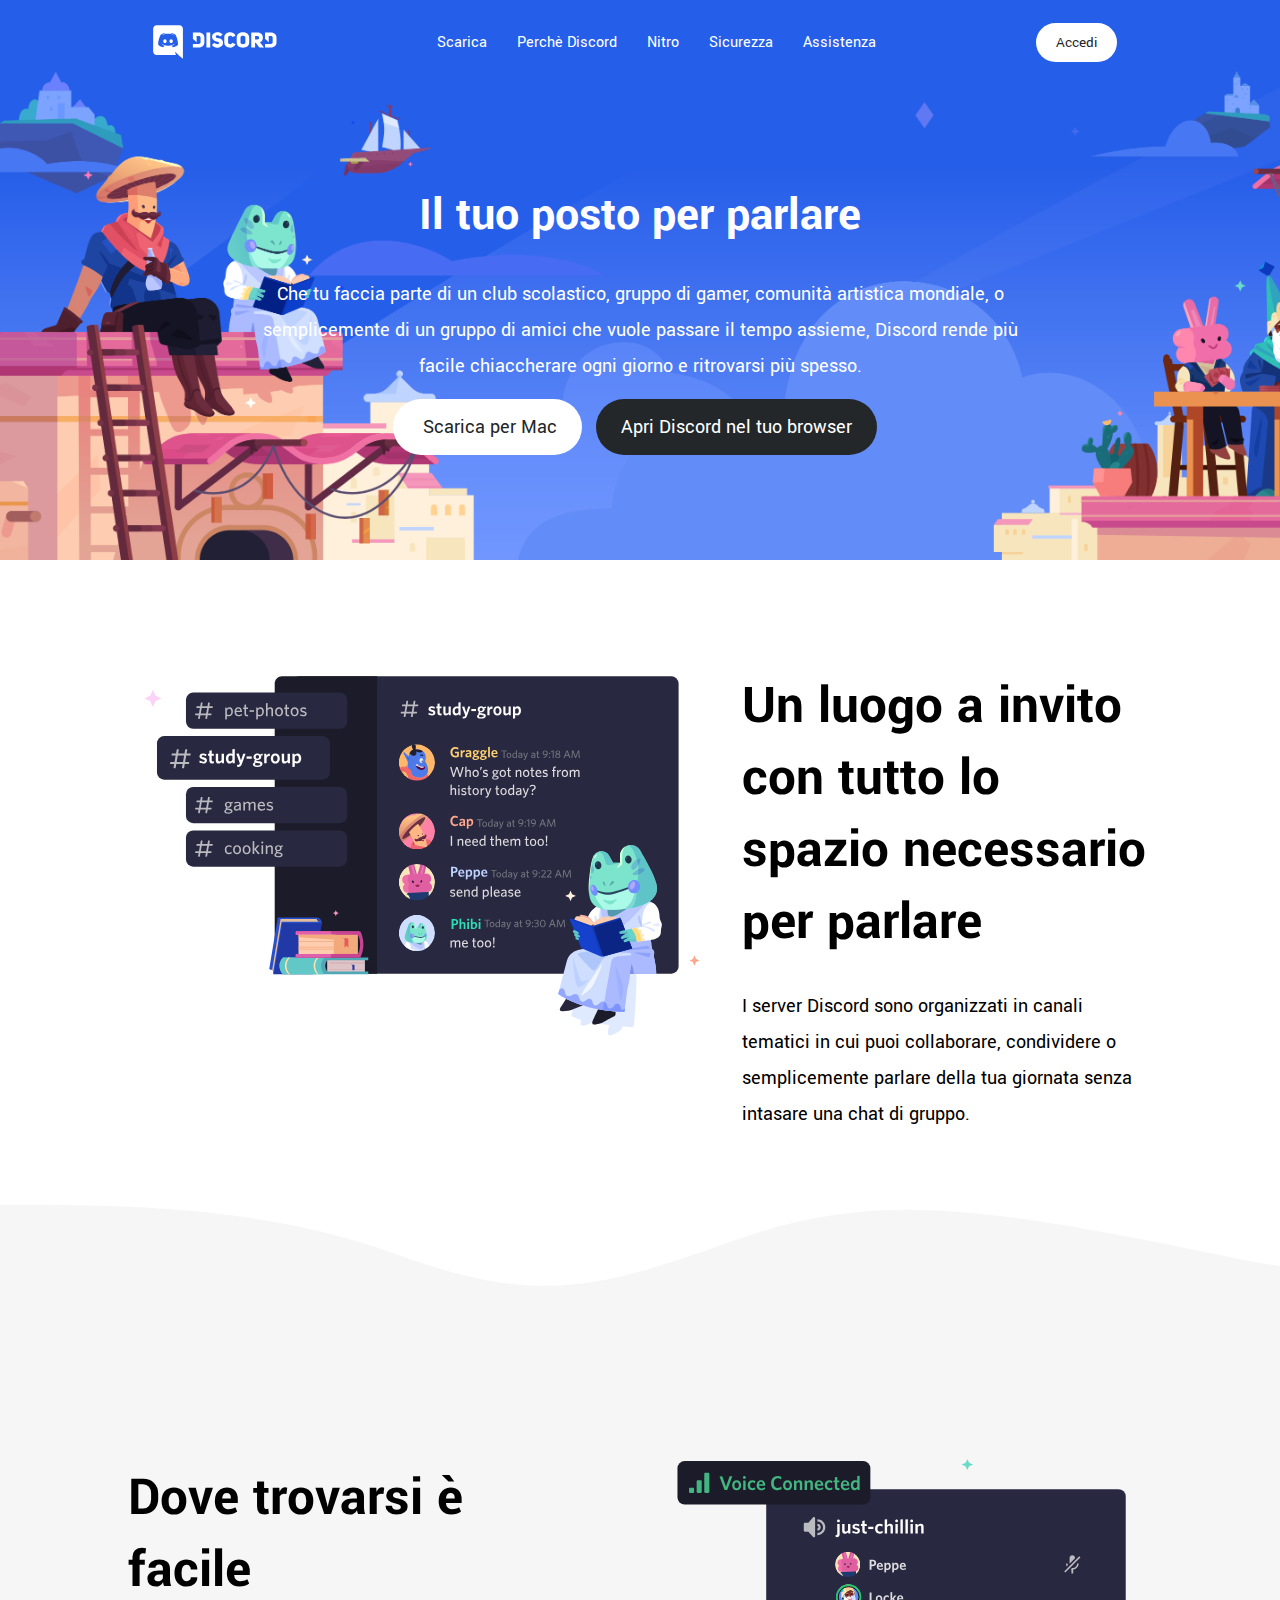
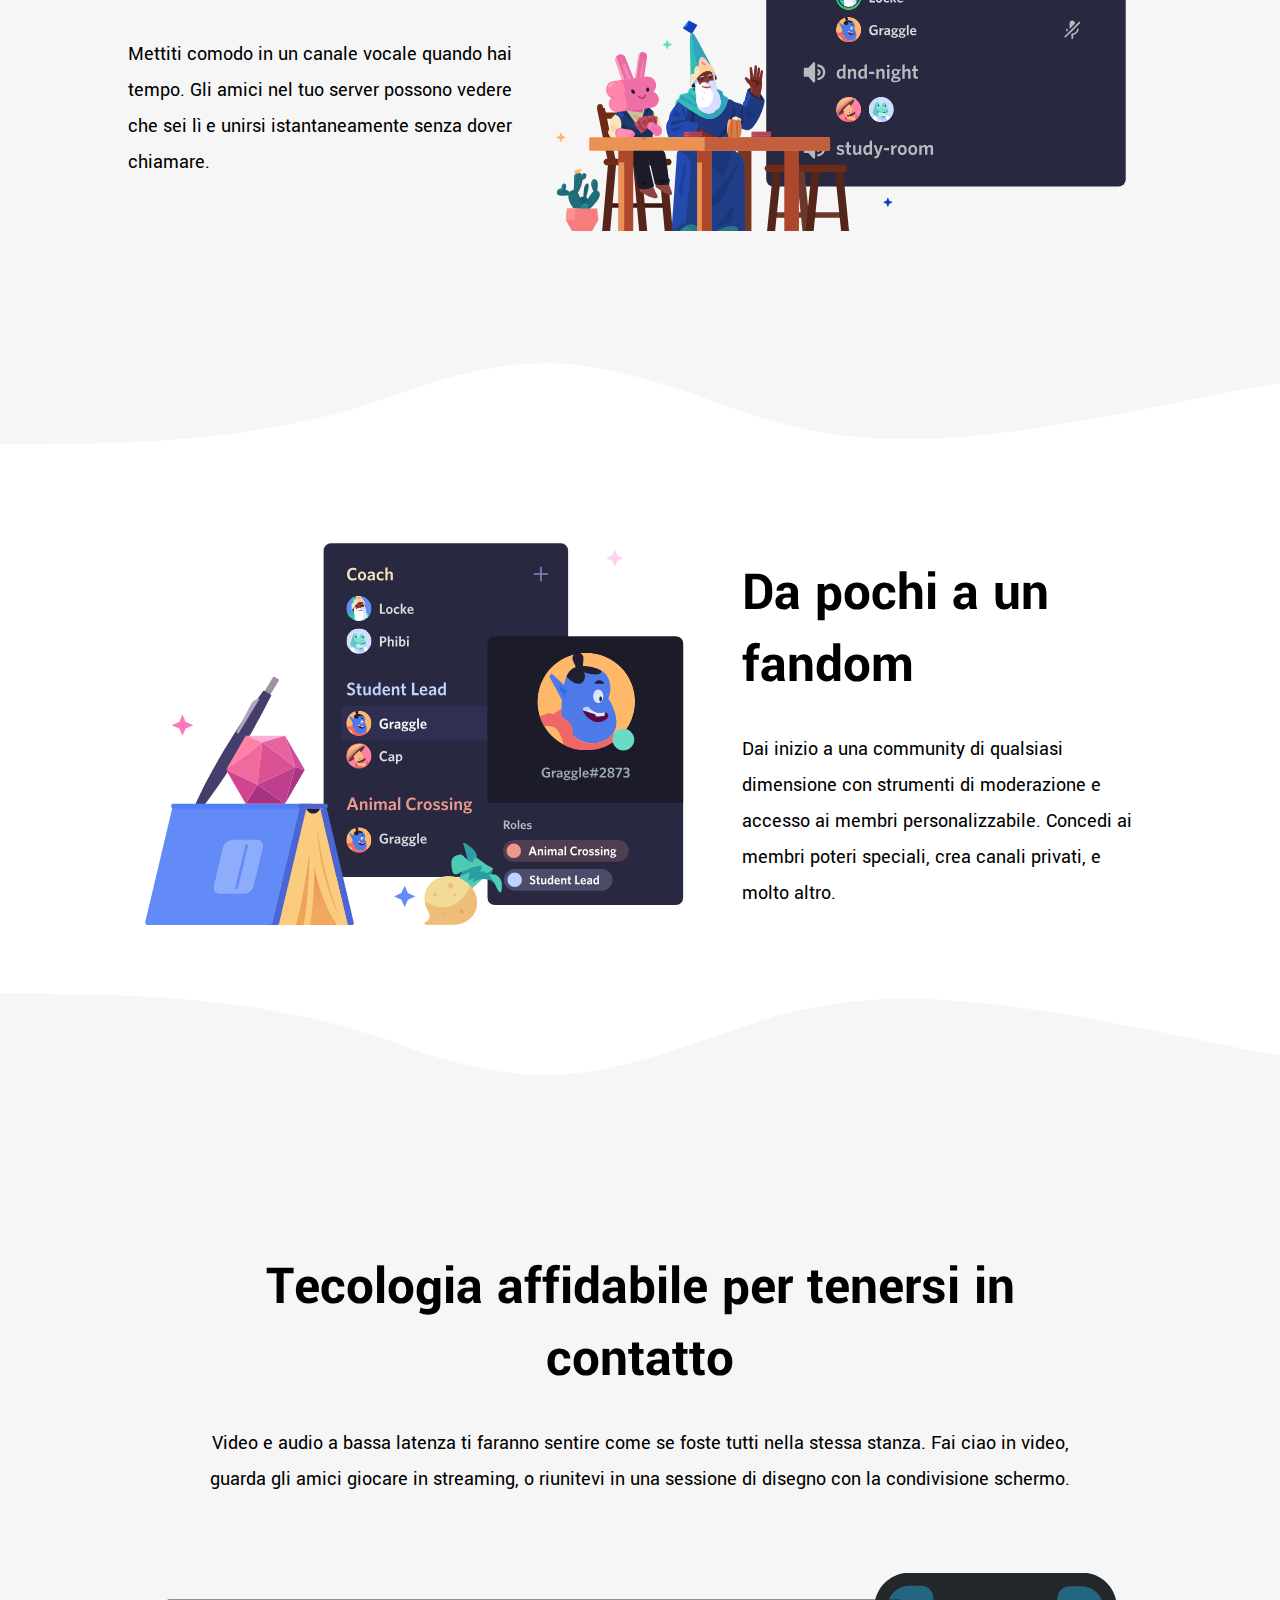
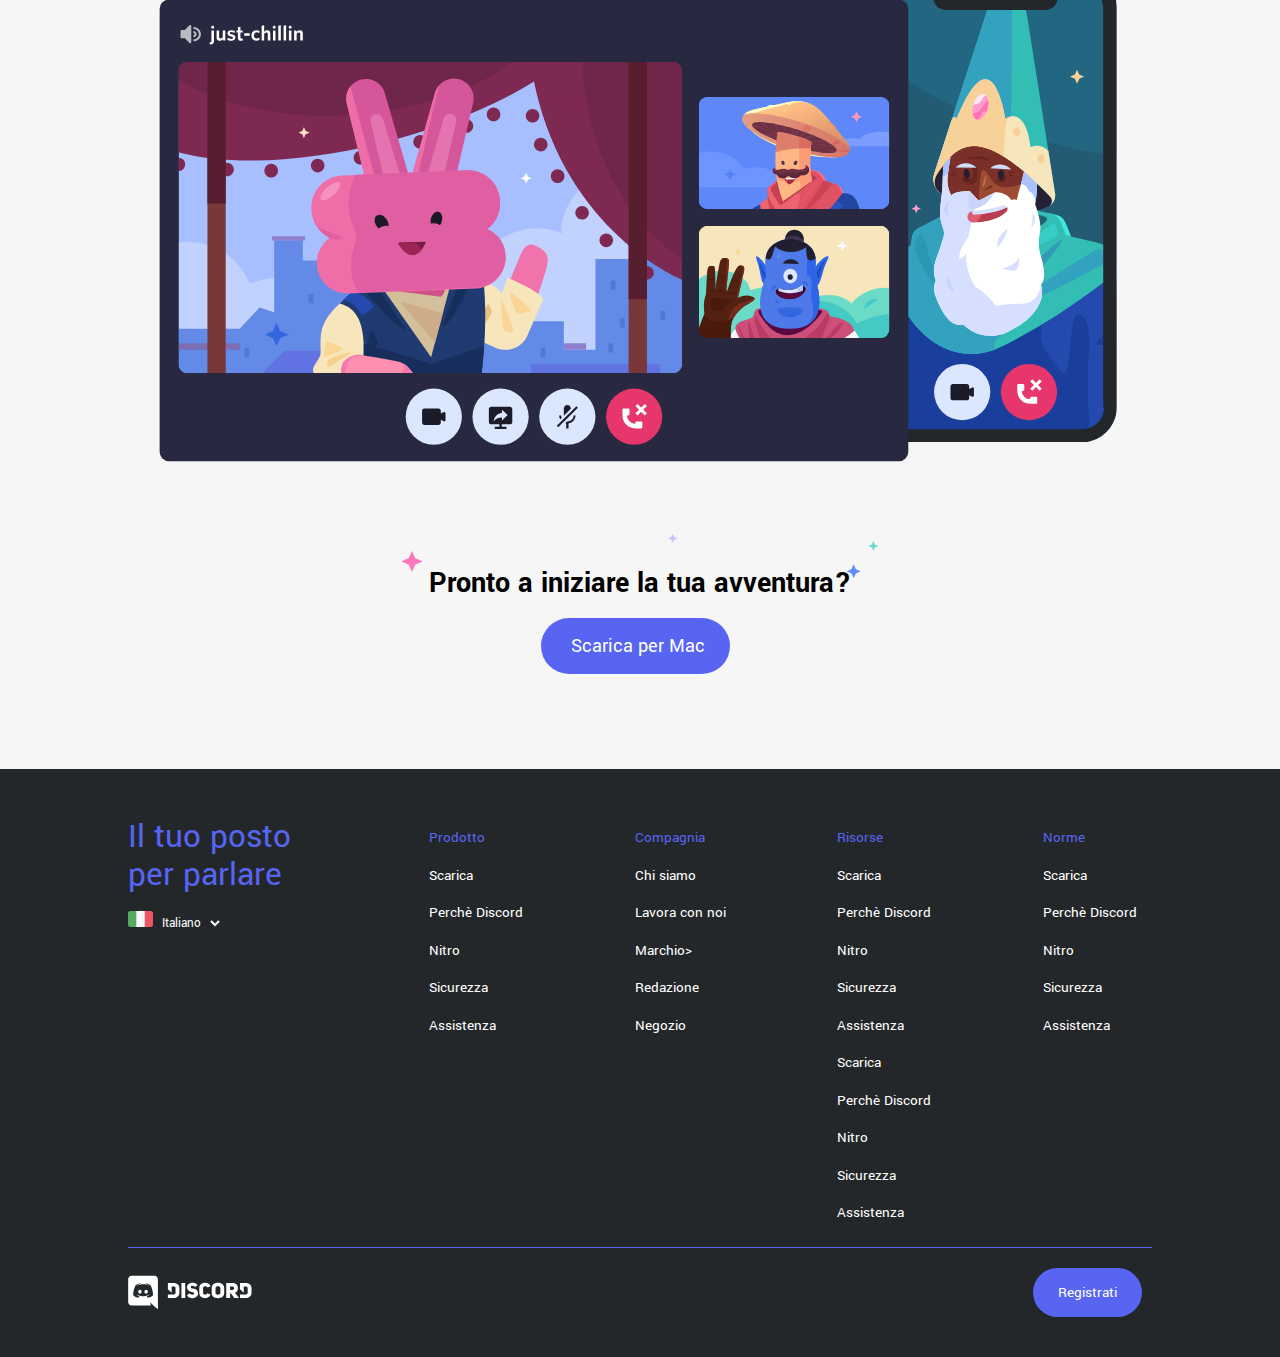
<file: index.html>
<!DOCTYPE html>
<html lang="en">
<head>
    <meta charset="UTF-8">
    <meta name="viewport" content="width=device-width, initial-scale=1.0">
    <link rel="stylesheet" href="https://cdnjs.cloudflare.com/ajax/libs/font-awesome/6.4.2/css/all.min.css" integrity="sha512-z3gLpd7yknf1YoNbCzqRKc4qyor8gaKU1qmn+CShxbuBusANI9QpRohGBreCFkKxLhei6S9CQXFEbbKuqLg0DA==" crossorigin="anonymous" referrerpolicy="no-referrer" />
    <link href="https://fonts.googleapis.com/css2?family=Yantramanav:wght@300;500;700&display=swap" rel="stylesheet">
    <link rel="stylesheet" href="css/style.css">
    <title>Discord</title>
</head>
<body class="first-page">
    <!-- intestazione pagina -->
    <header>
        <!-- barra di navigazione -->
        <nav class="d-flex nav-flex container">
            <img src="img/logo.svg" alt="Logo Discord">
            <ul class="underline">
                <li>
                    <a href="pages/download.html">Scarica</a>
                </li>
                <li>
                    <a href="#">Perchè Discord</a>
                </li>
                <li>
                    <a href="#">Nitro</a>
                </li>
                <li>
                    <a href="#">Sicurezza</a>
                </li>
                <li>
                    <a href="#">Assistenza</a>
                </li>
            </ul>
            <div class="but">
                <a href="" class="button b-white small-button color-violet">Accedi</a>
            </div>
        </nav>
        <!-- introduzione -->
        <div class="intro">
            <div class="container-intro">
                <h1>Il tuo posto per parlare</h1>
                <p class="small-text">Che tu faccia parte di un club scolastico, gruppo di gamer, comunità artistica mondiale, o semplicemente di un gruppo di amici che vuole passare il tempo assieme, 
                Discord rende più facile chiaccherare ogni giorno e ritrovarsi più spesso.</p>
                <div class="b-set but">
                    <a href="#" class="button b-white big-button color-violet"><i class="fa-solid fa-arrow-down-long"></i>Scarica per Mac</a>
                    <a href="#" class="button b-black big-button" id="color-grey">Apri Discord nel tuo browser</a>
                </div>
            </div>
        </div>
    </header>

    <!-- contenuto pagina -->
    <main>
        <section class="flex-section padding container">
            <div class="section-img">
                <img src="img/item1.svg" alt="Exemple of channel">
            </div>
            <div class="section-text">
                <h2 class="title">Un luogo a invito con tutto lo spazio necessario per parlare</h2>
                <p class="small-text">I server Discord sono organizzati in canali tematici in cui puoi collaborare, condividere o semplicemente parlare della tua giornata senza intasare una chat di gruppo.</p>
            </div>
        </section>
        <div class="wave">
            <img src="img/wave.svg" alt="">
        </div>
        <section class="bg-grey">
            <div class="flex-section padding reverse container">
                <div class="section-img">
                    <img src="img/item2.svg" alt="">
                </div>
                <div class="section-text">
                    <h2 class="title">Dove trovarsi è facile</h2>
                    <p class="small-text">Mettiti comodo in un canale vocale quando hai tempo. Gli amici nel tuo server possono vedere che sei lì e unirsi istantaneamente senza dover chiamare.</p>
                </div>
            </div>
        </section>
        <div class="wave invert">
            <img src="img/wave.svg" alt="">
        </div>
        <section class="flex-section padding container">
            <div class="section-img">
                <img src="img/item3.svg" alt="">
            </div>
            <div class="section-text">
                <h2 class="title">Da pochi a un fandom</h2>
                <p class="small-text">Dai inizio a una community di qualsiasi dimensione con strumenti di moderazione e accesso ai membri personalizzabile. Concedi ai membri poteri speciali, crea canali privati, e molto altro.
                </p>
            </div>
        </section>
        <div class="wave">
            <img src="img/wave.svg" alt="">
        </div>
        <section class="bg-grey">
            <div class="four-section padding container">
                <div class="text">
                    <h2 class="title">Tecologia affidabile per tenersi in contatto</h2>
                    <p class="small-text">Video e audio a bassa latenza ti faranno sentire come se foste tutti nella stessa stanza. Fai ciao in video, guarda gli amici giocare in streaming, o riunitevi in una sessione di disegno con la condivisione schermo.</p>
                </div>
                <img src="img/item4-big.svg" alt="">
                <div class="container-final flex-column">
                    <h3>Pronto a iniziare la tua avventura?</h3>
                    <div class="but">
                        <a href="" class="button b-violet big-button bg-violet"><i class="fa-solid fa-arrow-down-long"></i>Scarica per Mac</a>
                    </div>
                </div>
            </div>
        </section>
        </div>
    </main>

    <!-- collegamenti finali -->
    <footer>
        <div class="d-flex container">
            <ul class="container-footer">
                <li>
                    <div class="big-text">
                        Il tuo posto per parlare
                    </div>
                </li>
                <li>
                    <img src="img/ita.png" alt="italy flag" class="image-container">
                    <select name="languages" id="languages">
                        <option value="1">
                            <div class="italiano">
                                <span id="italiano">Italiano<i class="fa-solid fa-chevron-down"></i></span>
                            </div>
                        </option>
                        <option value="2e">
                            <div class="inglese">
                                <span id="inglese">English<i class="fa-solid fa-chevron-down"></i></span>
                            </div>
                        </option>
                        <option value="3">
                            <div class="francese">
                                <span id="francese">Français<i class="fa-solid fa-chevron-down"></i></span>
                            </div>
                        </option>
                        <option value="4">
                            <div class="spagnolo">
                                <span id="spagnolo">Español<i class="fa-solid fa-chevron-down"></i></span>
                            </div>
                        </option>
                    </select>
                </li>
                <li>
                    <i class="fa-brands fa-twitter"></i>
                    <i class="fa-brands fa-instagram"></i>
                    <i class="fa-brands fa-square-facebook"></i>
                    <i class="fa-brands fa-youtube"></i>
                </li>
            </ul>
            <ul>
                <li class="text-violet">Prodotto</li>
                <li class="underline"><a href="#">Scarica</a></li>
                <li class="underline"><a href="#">Perchè Discord</a></li>
                <li class="underline"><a href="#">Nitro</a></li>
                <li class="underline"><a href="#">Sicurezza</a></li>
                <li class="underline"><a href="#">Assistenza</a></li>
            </ul>
            <ul>
                <li class="text-violet">Compagnia</li>
                <li class="underline"><a href="#">Chi siamo</a></li>
                <li class="underline"><a href="#">Lavora con noi</a></li>
                <li class="underline"><a href="#">Marchio></a></li>
                <li class="underline"><a href="#">Redazione</a></li>
                <li class="underline"><a href="#">Negozio</a></li>
            </ul>
            <ul>
                <li class="text-violet">Risorse</li>
                <li class="underline"><a href="#">Scarica</a></li>
                <li class="underline"><a href="#">Perchè Discord</a></li>
                <li class="underline"><a href="#">Nitro</a></li>
                <li class="underline"><a href="#">Sicurezza</a></li>
                <li class="underline"><a href="#">Assistenza</a></li>
                <li class="underline"><a href="#">Scarica</a></li>
                <li class="underline"><a href="#">Perchè Discord</a></li>
                <li class="underline"><a href="#">Nitro</a></li>
                <li class="underline"><a href="#">Sicurezza</a></li>
                <li class="underline"><a href="#">Assistenza</a></li>
            </ul>
            <ul>
                <li class="text-violet">Norme</li>
                <li class="underline"><a href="#">Scarica</a></li>
                <li class="underline"><a href="#">Perchè Discord</a></li>
                <li class="underline"><a href="#">Nitro</a></li>
                <li class="underline"><a href="#">Sicurezza</a></li>
                <li class="underline"><a href="#">Assistenza</a></li>
            </ul>
        </div>
        <div class="footer-bottom container b-flex">
            <img src="img/logo.svg" alt="Logo Discord">
            <a href="#" class="button b-violet bg-violet">Registrati</a>
        </div>
    </footer>
</body>
</html>
</file>
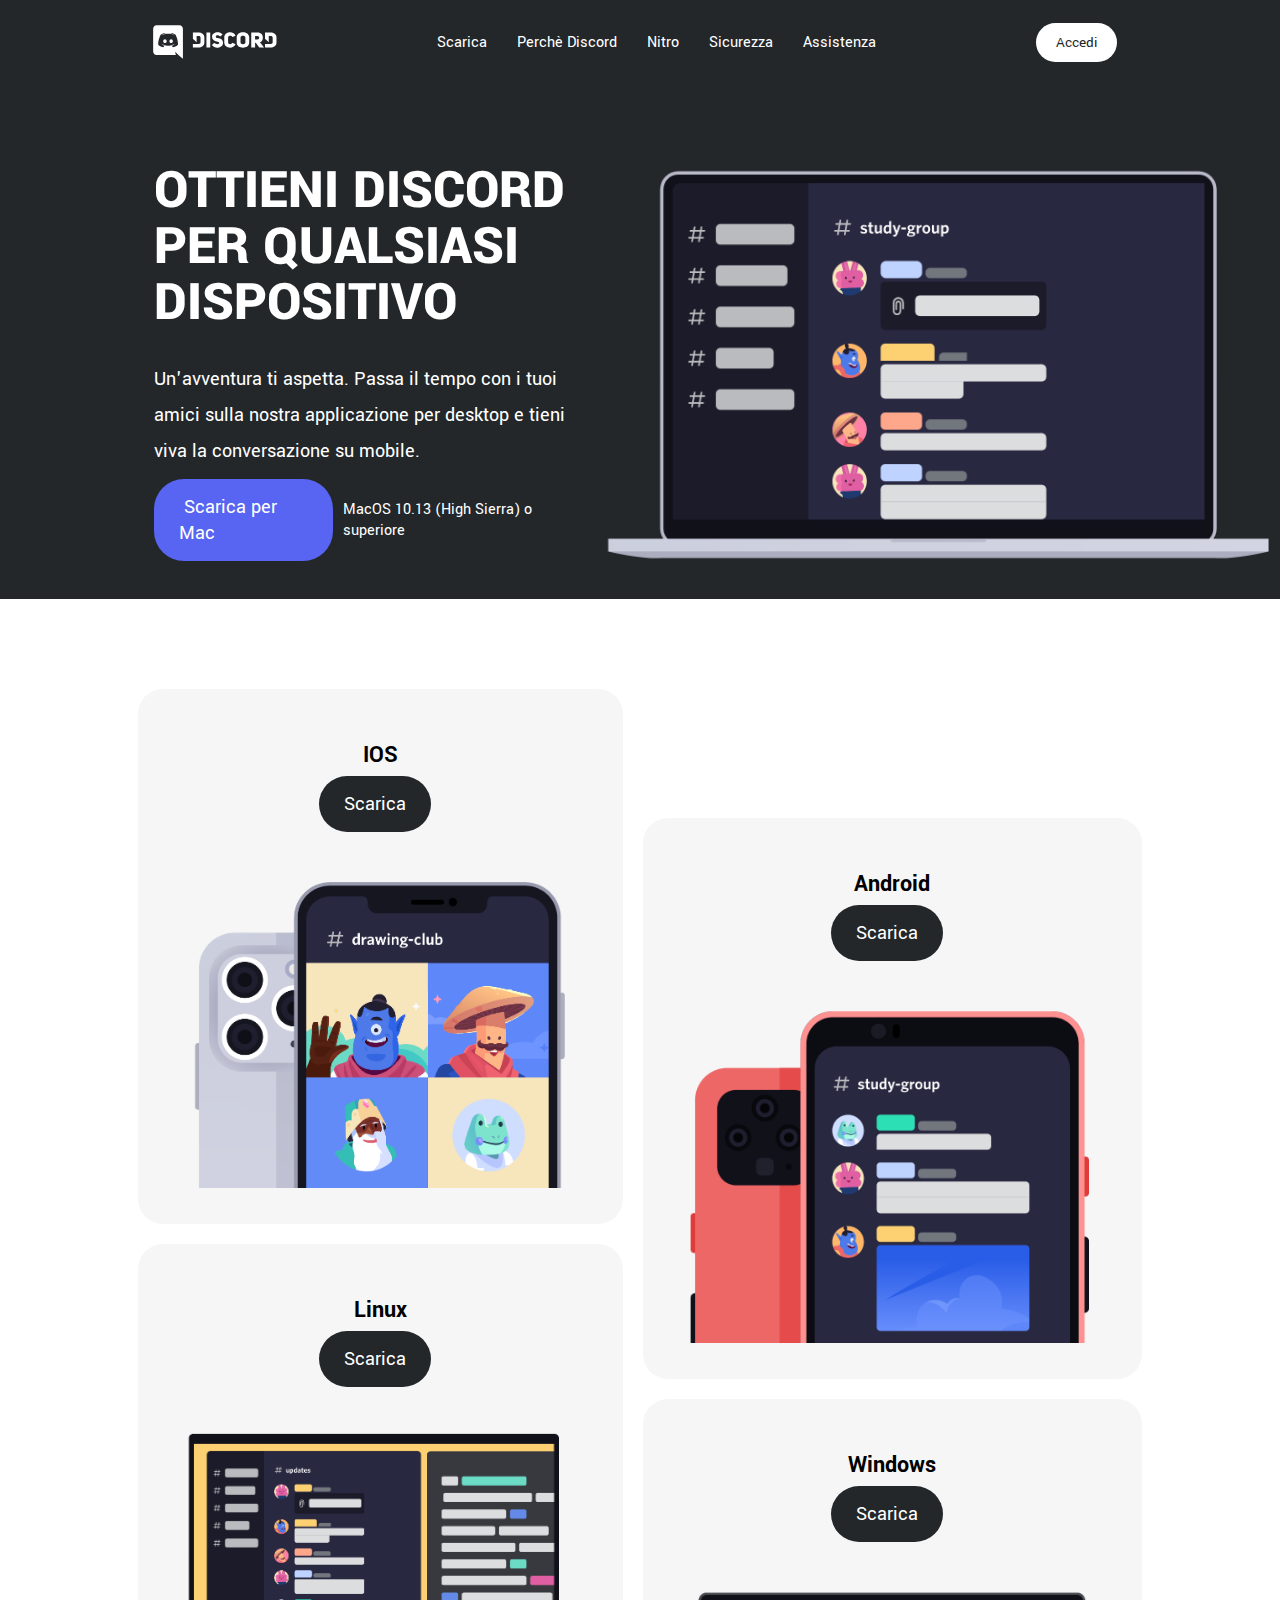
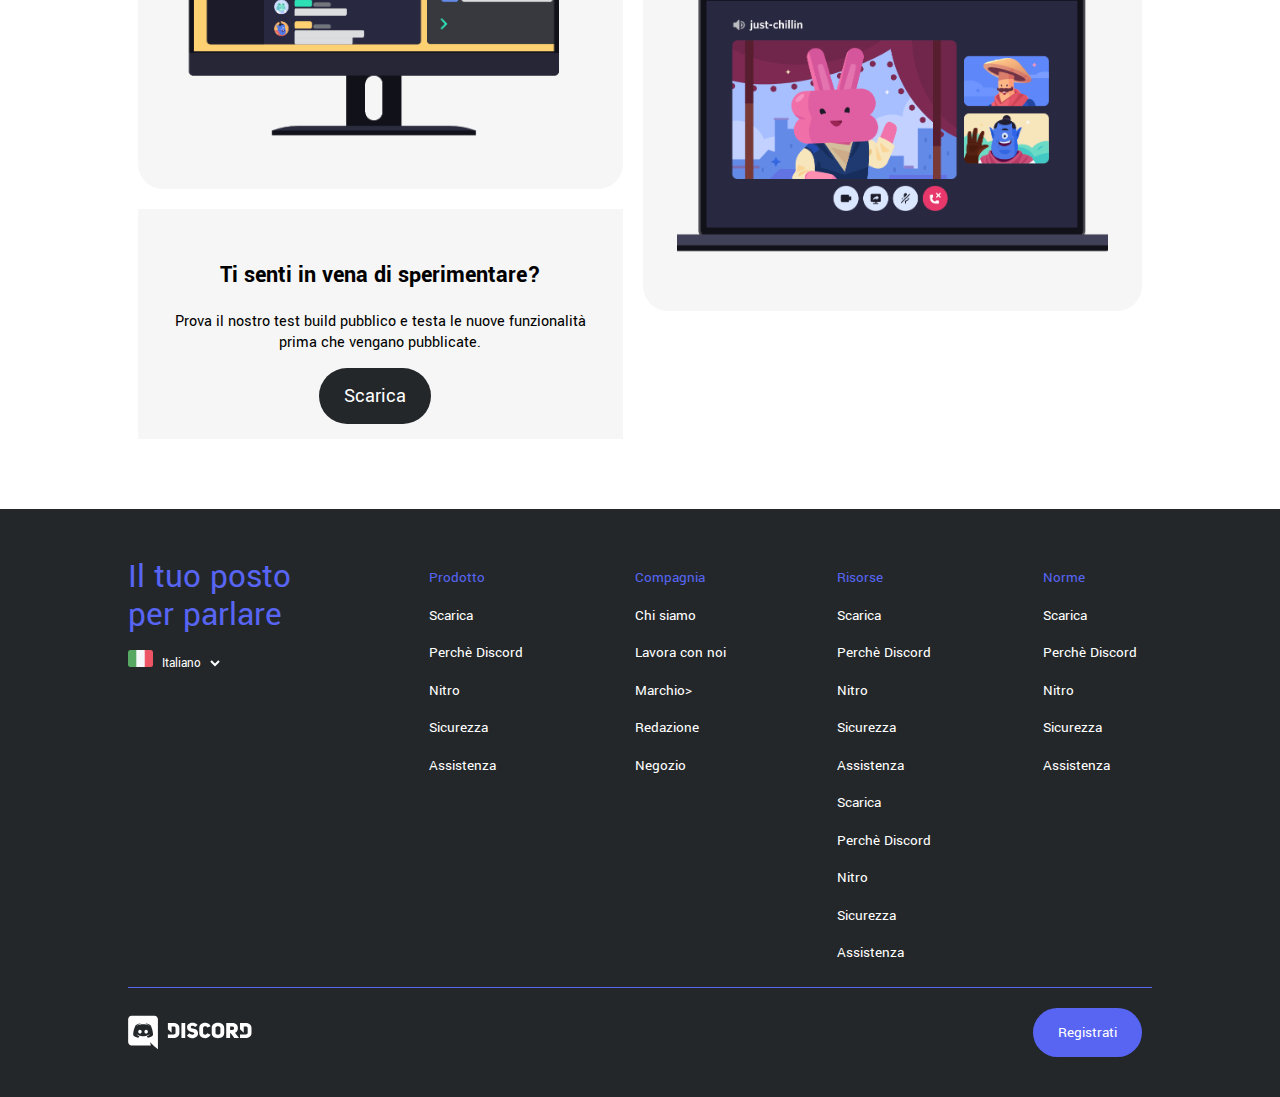
<file: pages/download.html>
<!DOCTYPE html>
<html lang="en">
<head>
    <meta charset="UTF-8">
    <meta name="viewport" content="width=device-width, initial-scale=1.0">
    <link rel="stylesheet" href="https://cdnjs.cloudflare.com/ajax/libs/font-awesome/6.4.2/css/all.min.css" integrity="sha512-z3gLpd7yknf1YoNbCzqRKc4qyor8gaKU1qmn+CShxbuBusANI9QpRohGBreCFkKxLhei6S9CQXFEbbKuqLg0DA==" crossorigin="anonymous" referrerpolicy="no-referrer" />
    <link href="https://fonts.googleapis.com/css2?family=Yantramanav:wght@300;500;700&display=swap" rel="stylesheet">
    <link rel="stylesheet" href="../css/style.css">
    <title>Discord - Download</title>
</head>
<body class="download">
    <!-- intestazione pagina -->
    <header class="download">
        <!-- barra di navigazione -->
        <nav class="d-flex nav-flex container">
            <img src="../img/logo.svg" alt="Logo Discord">
            <ul>
                <li>
                    <a href="pages/download.html">Scarica</a>
                </li>
                <li>
                    <a href="#">Perchè Discord</a>
                </li>
                <li>
                    <a href="#">Nitro</a>
                </li>
                <li>
                    <a href="#">Sicurezza</a>
                </li>
                <li>
                    <a href="#">Assistenza</a>
                </li>
            </ul>
            <div class="but">
                <a href="#" class="b-white button small-button color-violet">Accedi</a>
            </div>
        </nav>
        <div>
            <section class="download-intro">
                <div class="h-flex padding-left">
                    <div>
                        <h1>OTTIENI DISCORD PER QUALSIASI DISPOSITIVO</h1>
                        <p class="small-text">Un'avventura ti aspetta. Passa il tempo con i tuoi amici sulla nostra applicazione per desktop e tieni viva la conversazione su mobile.</p>
                        <div class="h-flex but">
                            <a href="" class="button b-violet big-button bg-violet"><i class="fa-solid fa-arrow-down-long"></i>Scarica per Mac</a>
                            <p>MacOS 10.13 (High Sierra) o superiore</p>
                        </div>
                    </div>
                    <div class="computer">
                        <img src="../img/Computer.png" alt="computer">
                    </div>
                </div>
            </section>
        </div>
    </header>

    <!-- contenuto pagina -->
    <div class="container m-flex padding">
        <div class="m-flex-column">
            <section>
                <div class="box b-radius">
                    <h2>IOS</h2>
                    <a href="#" class="button b-black big-button" id="color-grey">Scarica</a>
                    <div class="sistem">
                        <img src="../img/ios.png" alt="iphone">
                    </div>
                </div>
            </section>
            <section class="box b-radius">
                <div class="ios">
                    <h2>Linux</h2>
                    <a href="#" class="button b-black big-button" id="color-grey">Scarica</a>
                    <div class="sistem">
                        <img src="../img/linux.png" alt="">
                    </div>
                </div>
            </section>
            <section class="box">
                <div class="ios">
                    <h2>Ti senti in vena di sperimentare?</h2>
                    <p>Prova il nostro test build pubblico e testa le nuove funzionalità prima che vengano pubblicate.</p>
                    <a href="#" class="button b-black big-button" id="color-grey">Scarica</a>
                </div>
            </section>
        </div>
        <div class="m-flex-column">
            <section>
                <div class="box b-radius">
                    <div class="ios">
                        <h2>Android</h2>
                        <a href="#" class="button b-black big-button" id="color-grey">Scarica</a>
                        <div class="sistem">
                            <img src="../img/android.png" alt="">
                        </div>
                    </div>
                </div>
            </section>
            <section>
                <div class="box b-radius">
                    <div class="ios">
                        <h2>Windows</h2>
                        <a href="#" class="button b-black big-button" id="color-grey">Scarica</a>
                        <div class="sistem">
                            <img src="../img/windows.png" alt="">
                        </div>
                    </div>
                </div>
            </section>
        </div>
    </div>
    <!-- collegamenti finali -->
    <footer>
        <div class="d-flex container">
            <ul class="container-footer">
                <li>
                    <div class="big-text">
                        Il tuo posto per parlare
                    </div>
                </li>
                <li>
                    <img src="../img/ita.png" alt="italy flag" class="image-container">
                    <select name="languages" id="languages">
                        <option value="1">
                            <div class="italiano">
                                <span id="italiano">Italiano<i class="fa-solid fa-chevron-down"></i></span>
                            </div>
                        </option>
                        <option value="2e">
                            <div class="inglese">
                                <span id="inglese">English<i class="fa-solid fa-chevron-down"></i></span>
                            </div>
                        </option>
                        <option value="3">
                            <div class="francese">
                                <span id="francese">Français<i class="fa-solid fa-chevron-down"></i></span>
                            </div>
                        </option>
                        <option value="4">
                            <div class="spagnolo">
                                <span id="spagnolo">Español<i class="fa-solid fa-chevron-down"></i></span>
                            </div>
                        </option>
                    </select>
                </li>
                <li>
                    <i class="fa-brands fa-twitter"></i>
                    <i class="fa-brands fa-instagram"></i>
                    <i class="fa-brands fa-square-facebook"></i>
                    <i class="fa-brands fa-youtube"></i>
                </li>
            </ul>
            <ul>
                <li class="text-violet">Prodotto</li>
                <li class="underline"><a href="#">Scarica</a></li>
                <li class="underline"><a href="#">Perchè Discord</a></li>
                <li class="underline"><a href="#">Nitro</a></li>
                <li class="underline"><a href="#">Sicurezza</a></li>
                <li class="underline"><a href="#">Assistenza</a></li>
            </ul>
            <ul>
                <li class="text-violet">Compagnia</li>
                <li class="underline"><a href="#">Chi siamo</a></li>
                <li class="underline"><a href="#">Lavora con noi</a></li>
                <li class="underline"><a href="#">Marchio></a></li>
                <li class="underline"><a href="#">Redazione</a></li>
                <li class="underline"><a href="#">Negozio</a></li>
            </ul>
            <ul>
                <li class="text-violet">Risorse</li>
                <li class="underline"><a href="#">Scarica</a></li>
                <li class="underline"><a href="#">Perchè Discord</a></li>
                <li class="underline"><a href="#">Nitro</a></li>
                <li class="underline"><a href="#">Sicurezza</a></li>
                <li class="underline"><a href="#">Assistenza</a></li>
                <li class="underline"><a href="#">Scarica</a></li>
                <li class="underline"><a href="#">Perchè Discord</a></li>
                <li class="underline"><a href="#">Nitro</a></li>
                <li class="underline"><a href="#">Sicurezza</a></li>
                <li class="underline"><a href="#">Assistenza</a></li>
            </ul>
            <ul>
                <li class="text-violet">Norme</li>
                <li class="underline"><a href="#">Scarica</a></li>
                <li class="underline"><a href="#">Perchè Discord</a></li>
                <li class="underline"><a href="#">Nitro</a></li>
                <li class="underline"><a href="#">Sicurezza</a></li>
                <li class="underline"><a href="#">Assistenza</a></li>
            </ul>
        </div>
        <div class="footer-bottom container b-flex">
            <img src="../img/logo.svg" alt="Logo Discord">
            <a href="#" class="button b-violet bg-violet">Registrati</a>
        </div>
    </footer>
</body>
</html>
</file>
<file: css/style.css>
*{
    margin: 0;
    padding: 0;
    box-sizing: border-box;
    font-family: Yantramanav;
}

/* color */
:root {
	--color-nav: #255ee9;
	--color-primary-color: #ffffff;
	--color-secondary-color: #23272a;
	--color-section-color: #f6f6f6;
	--color-footer-color: #5765F2;
}

.container{
    max-width: 1200px;
    min-width: 400px;
    width: 80%;
    margin: 0 auto;
}
.d-flex{
    display: flex;
    justify-content: space-between;
    align-items: flex-start;
    flex-flow: row wrap;
}
.nav-flex{
    justify-content: space-between;
    align-items: center;
}
.button{
    border-radius: 30px;
    padding: 15px 25px;
    margin-right: 10px;
    min-width: 100px;
}
.but a:hover{
    box-shadow: 0px 2px 30px -9px #303338;
}
#color-grey:hover{
    color: var(--color-primary-color);
    background-color: #303338;
}
.bg-violet:hover{
    background-color: #7983F5;
}
.color-violet:hover{
    color: var(--color-footer-color);
}
.small-button{
    font-size: 15px;
    padding: 10px 20px;
}
.big-button{
    font-size: 20px;
}
.title{
    font-size: 55px;
    padding-top: 30px;
}
.small-text{
    line-height: 1.8em;
    font-size: 20px;
    padding-top: 30px;
    padding-bottom: 10px;
}
i{
    padding-right: 5px;
}

/* header */
.first-page header{
    background-image: url("../img/jumbo.png");
    min-height: 400px;
    background-size: cover;
}
h1{
    font-size: 3em;
}
.first-page nav{
    background-color: var(--color-nav);
    padding: 25px;
    color: var(--color-primary-color);
}
nav ul{
    list-style: none;
    display: flex;
}
.underline:hover{
    text-decoration: underline;
    color: var(--color-primary-color);
}
a{
    color: var(--color-primary-color);
    padding: 15px;
}
a, a:hover{
    text-decoration: none;
}
.intro{
    text-align: center;
    color: white;
    padding: 100px;
}
.container-intro{
    max-width: 783px;
    margin: 0 auto;
}
.b-white{
    background-color: var(--color-primary-color);
    color: var(--color-secondary-color);
}
.b-black{
    background-color: var(--color-secondary-color);
    color: var(--color-primary-color);
}
.b-violet{
    background-color: var(--color-footer-color);
    color: var(--color-primary-color);
}
.b-set{
    padding: 20px;
}

/* header dowloand page */
.download header{
    background-color: #23272A;
    color: var(--color-primary-color);
}
.download nav{
    padding: 25px;
}
.computer{
    width: 80%;
}
.computer img{
    width: 700px;
    padding-top: 20px;
}
.padding-left{
    padding-left: 12%;
    padding-top: 40px;
}
.download-intro h1{
    font-size: 3.5em;
    line-height: 1em;
    font-weight: 900;
    text-transform: uppercase;
}
/* main */
.padding{
    padding-top: 80px;
    padding-bottom: 60px;
}
.bg-grey{
    background-color: var(--color-section-color);
}
.wave{
    opacity: 0.03;
}
.wave img{
    display: block;
}
.invert img{
    transform: scale(1,-1);
}
.flex-section{
    display: flex;
    flex-flow: row wrap;
    justify-content: center;
    align-content: flex-start;
}
.reverse{
    flex-direction: row-reverse;
}
.section-img{
    width: 60%;
    max-width: 1200px;
    min-width: 600px;
}
main img{
    width: 100%;
    min-width: 100%;
}
.section-text{
    width: 40%;
}
.four-section .text, h3{
    text-align: center;
    padding-left: 60px;
    padding-right: 60px;
}

.four-section img{
    width: 100%;
    margin: 0 auto;
}
.container-final{
    width: 50%;
    margin: 0 auto;
    padding-bottom: 50px;
}
.flex-column{
    display: flex;
    flex-flow: column nowrap;
    align-items: center;
    justify-content: space-between;
}
.container-final h3{
    background-image: url("../img/stars.svg");
    background-repeat: no-repeat;
    background-size: contain;
    padding: 30px;
    font-size: 30px;
}
/* footer */
.first-page footer,.download footer{
    background-color: var(--color-secondary-color);
    color: var(--color-primary-color);
    padding-top: 50px; 
    font-size: 15px;
}
.container-footer{
    width: calc(100%/5);
}
.first-page footer ul,.download footer ul{
    list-style: none;
    line-height: 2.5em;
    padding-bottom: 15px;
}
.column{ 
    flex-wrap: wrap;
    align-items: flex-start;
    justify-content: stretch;
}
.image-container{
    width: 25px;
    margin: 0 auto;
}
.text-violet{
    color: var(--color-footer-color);
    padding-left: 15px;
}
.big-text{
    color: var(--color-footer-color);
    padding-bottom: 10px;
    font-size: 35px;
}
.footer-bottom{
    border-top: 1px solid var(--color-footer-color);
    padding-top: 20px;
    padding-bottom: 40px;
}
.b-flex{
    display: flex;
    flex-flow: row wrap;
    justify-content: space-between;
}
#languages{
    background-color: var(--color-secondary-color);
    color: var(--color-primary-color);
    border: 1px solid var(--color-secondary-color);
}

/* main download page */
.box h2{
    padding: 20px;
    text-align: center;
}
.m-flex-column{
    display: flex;
    flex-flow: column nowrap;
    justify-content: center;
}
.m-flex{
    display: flex;
    justify-content: center;
    align-items: center;
}
.box{
    background-color: var(--color-section-color);
    margin: 10px;
    padding: 30px;
    text-align: center;
}
.ios p{
    padding-bottom: 30px;
}
.sistem img{
    padding-top:40px;
    width: 98%;
}
.b-radius{
    border-radius: 25px;
}
/* footer download */
.h-flex{
    display: flex;
    justify-content: flex-start;
    align-items: center;
}
</file>
